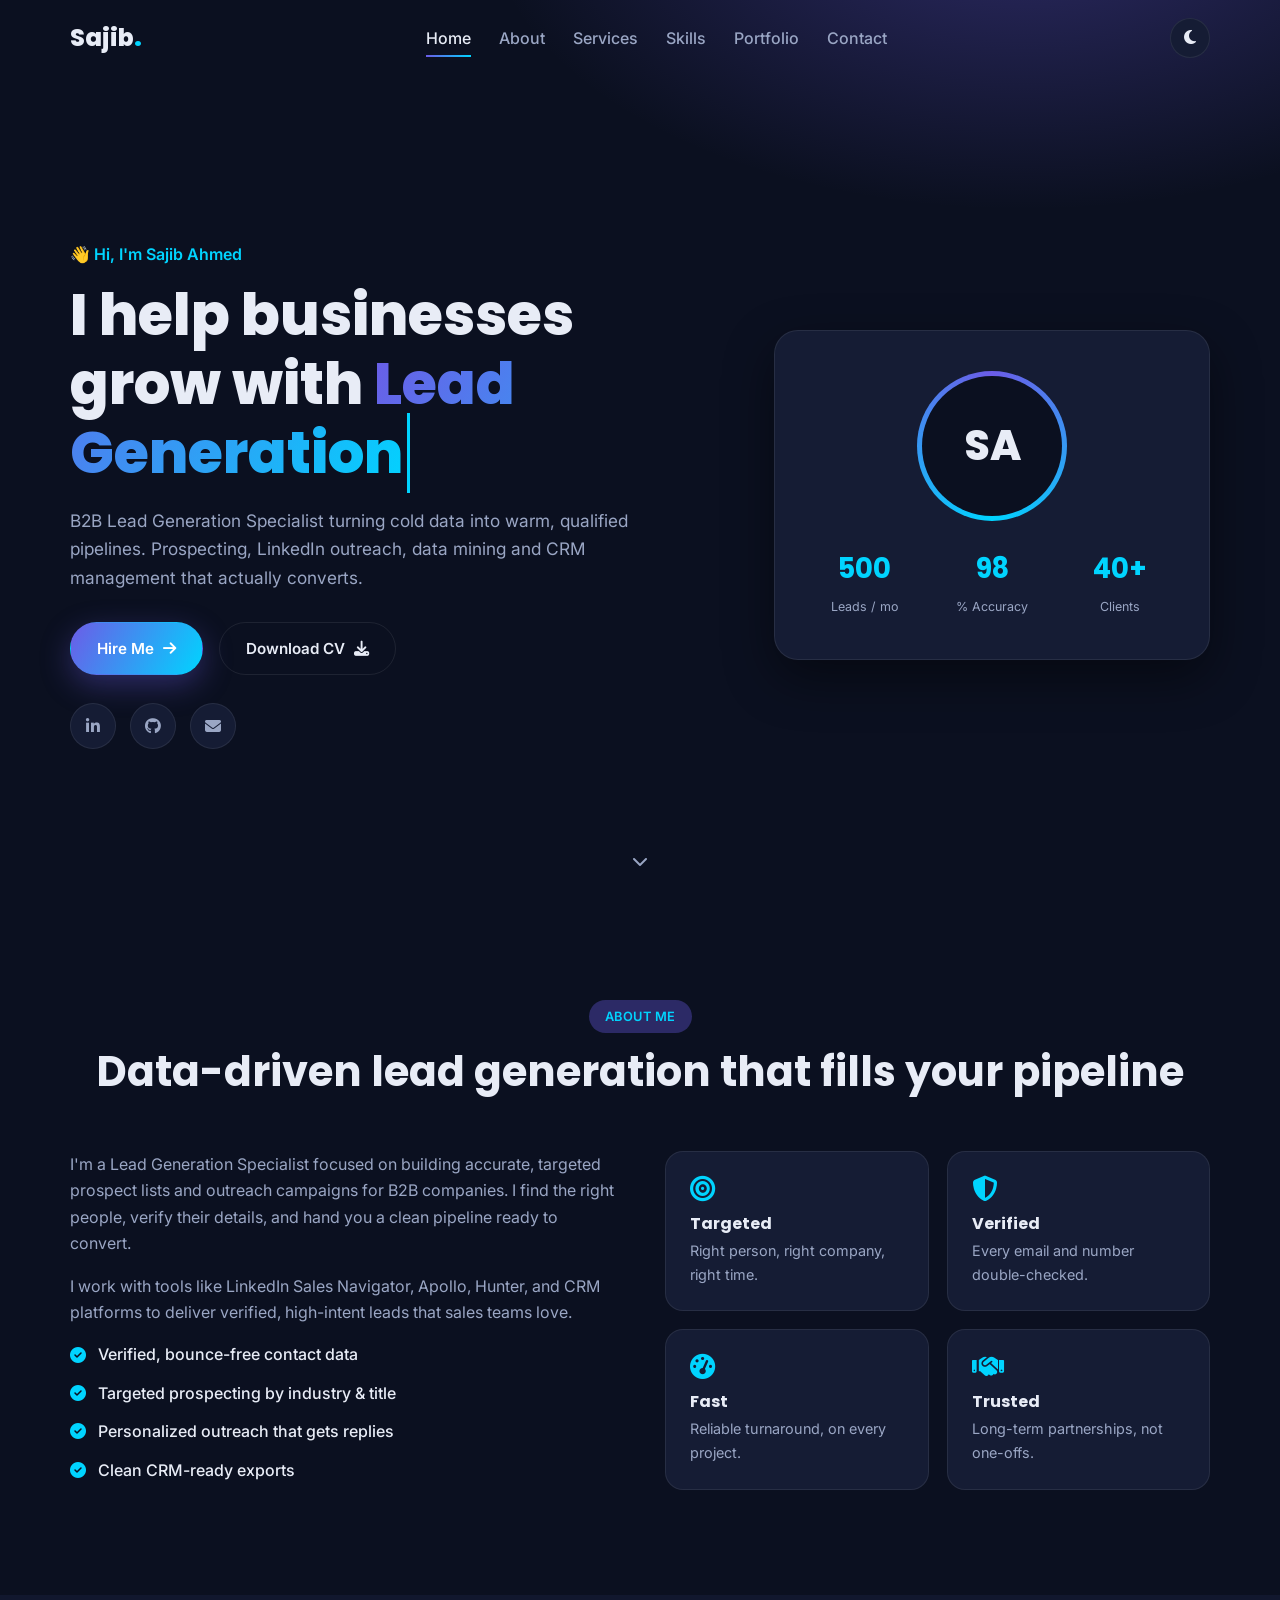
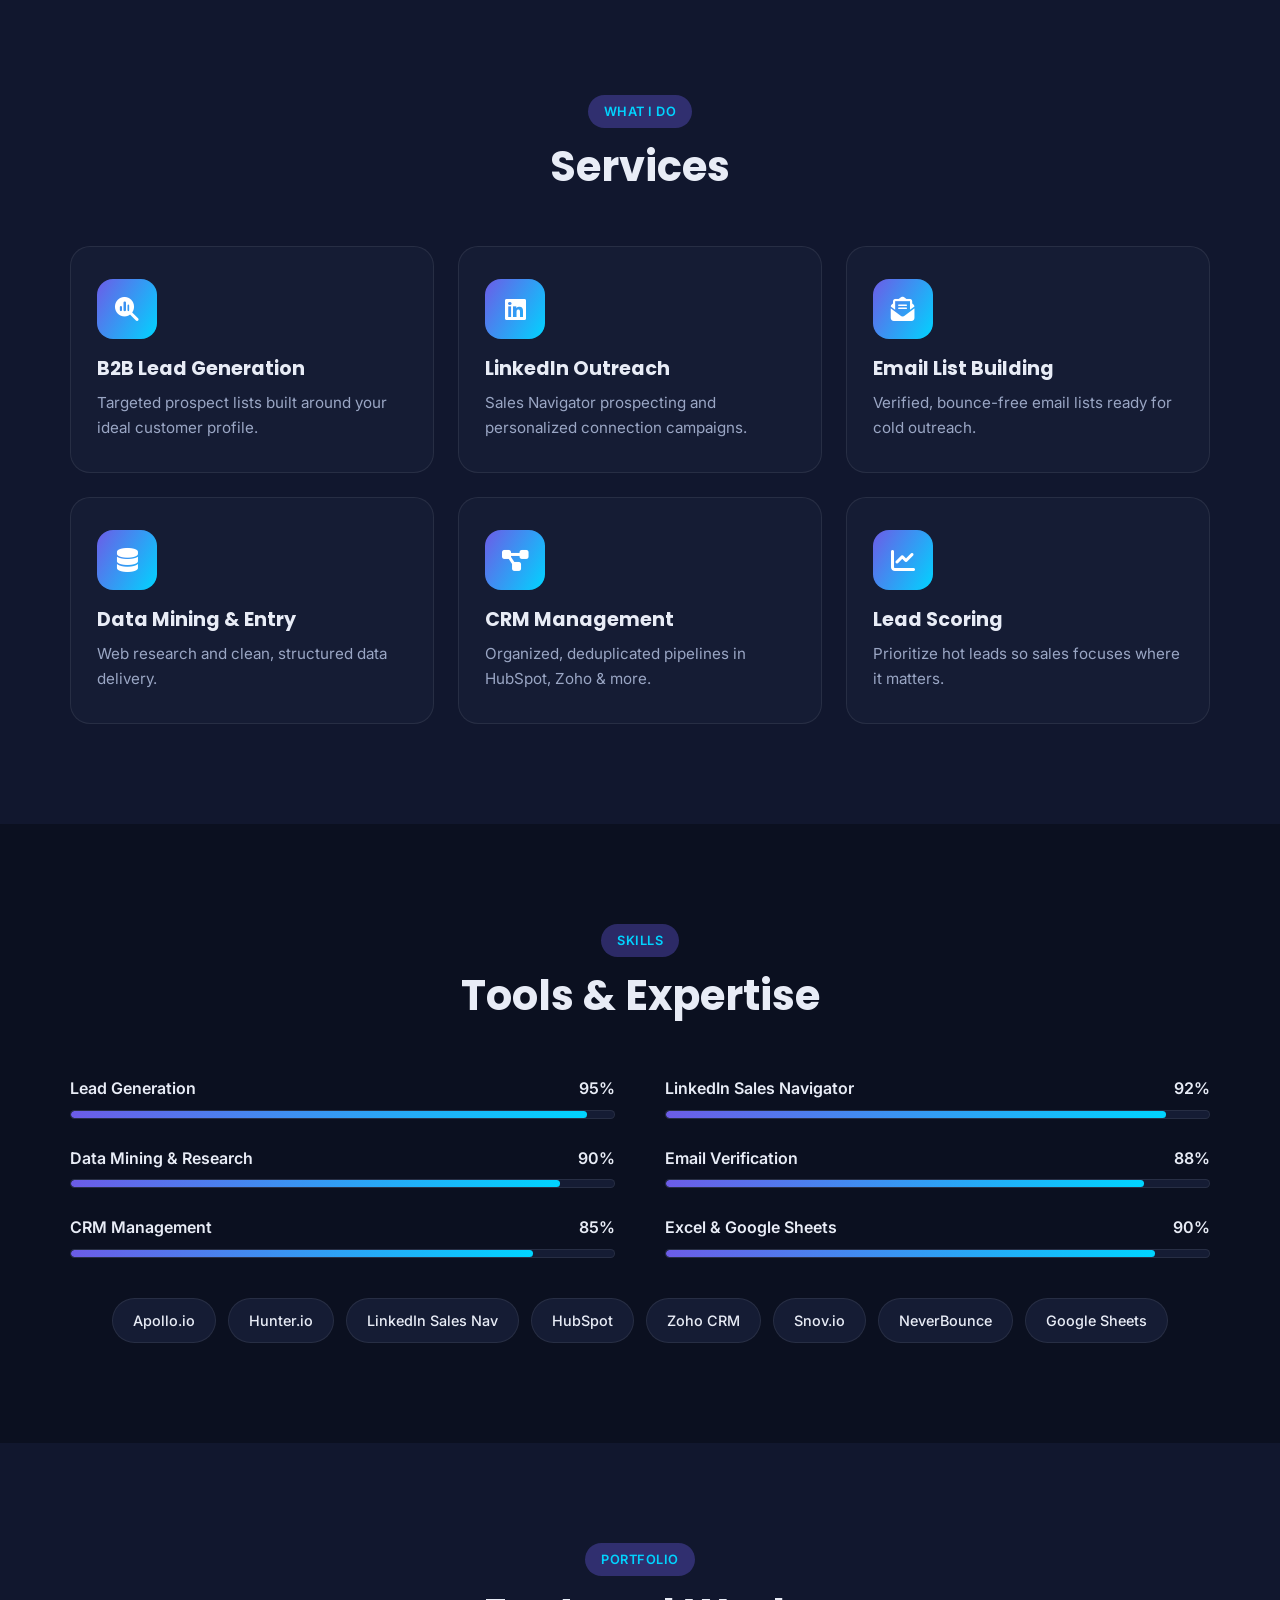
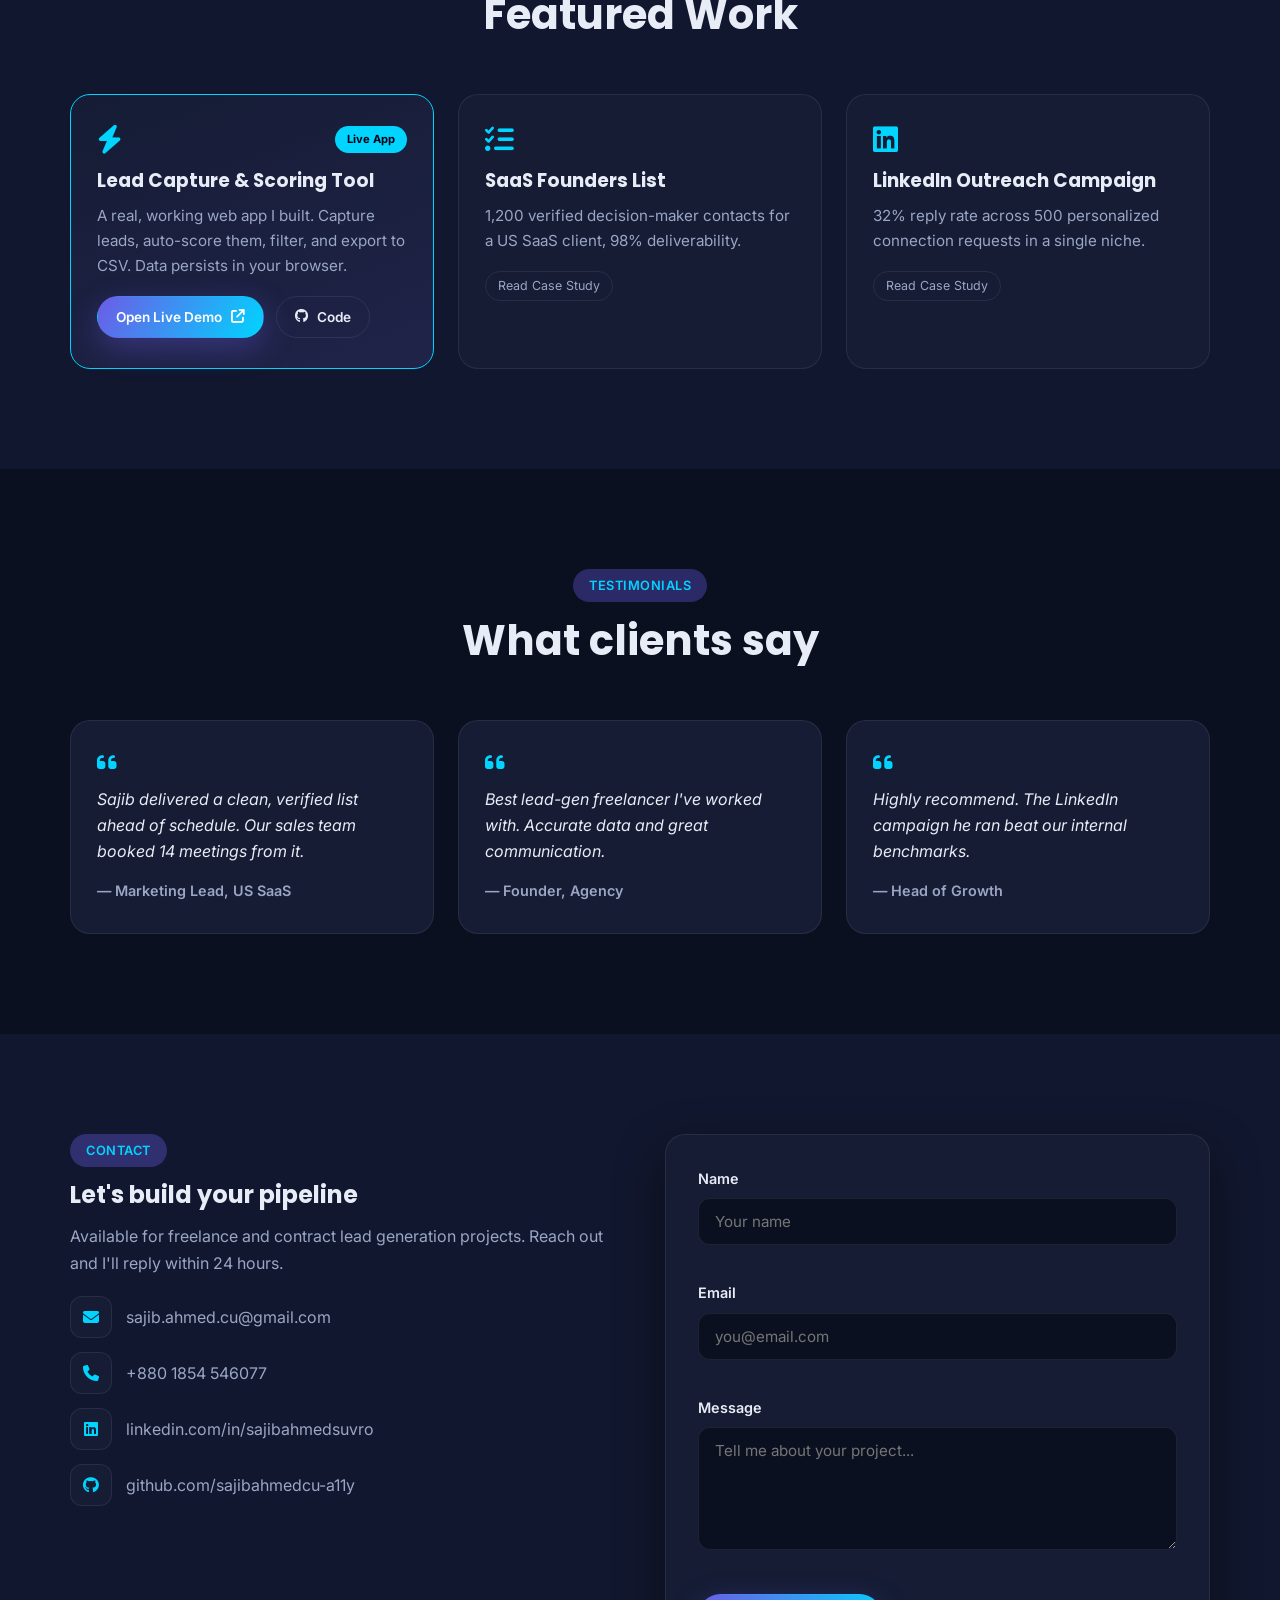
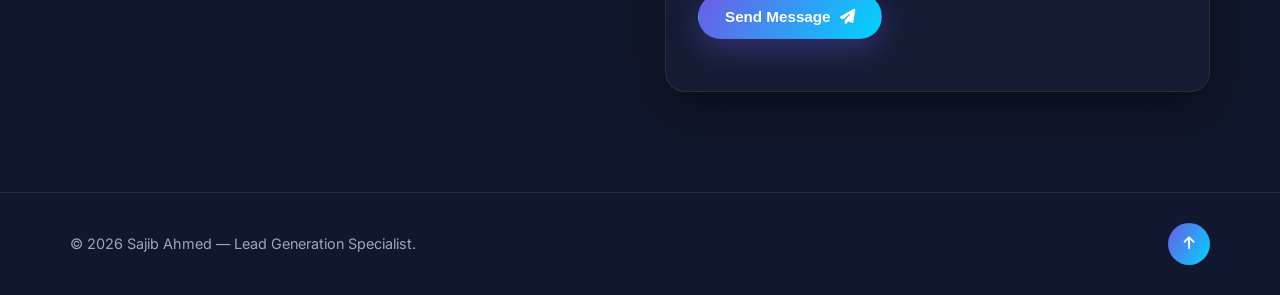
<file: index.html>
<!DOCTYPE html>
<html lang="en" data-theme="dark">
<head>
  <meta charset="UTF-8" />
  <meta name="viewport" content="width=device-width, initial-scale=1.0" />
  <meta name="description" content="Sajib Ahmed - Lead Generation Specialist. B2B lead generation, prospecting, LinkedIn outreach, data mining and CRM management." />
  <meta name="author" content="Sajib Ahmed" />
  <title>Sajib Ahmed | Lead Generation Specialist</title>
  <link rel="preconnect" href="https://fonts.googleapis.com" />
  <link rel="preconnect" href="https://fonts.gstatic.com" crossorigin />
  <link href="https://fonts.googleapis.com/css2?family=Inter:wght@400;500;600;700;800&family=Poppins:wght@600;700;800&display=swap" rel="stylesheet" />
  <link rel="stylesheet" href="https://cdnjs.cloudflare.com/ajax/libs/font-awesome/6.5.1/css/all.min.css" />
  <link rel="stylesheet" href="css/style.css" />
</head>
<body>
  <!-- Progress bar -->
  <div class="scroll-progress" id="scrollProgress"></div>

  <!-- Navbar -->
  <header class="navbar" id="navbar">
    <div class="container nav-inner">
      <a href="#home" class="logo">Sajib<span>.</span></a>
      <nav class="nav-links" id="navLinks">
        <a href="#home" class="active">Home</a>
        <a href="#about">About</a>
        <a href="#services">Services</a>
        <a href="#skills">Skills</a>
        <a href="#portfolio">Portfolio</a>
        <a href="#contact">Contact</a>
      </nav>
      <div class="nav-actions">
        <button class="theme-toggle" id="themeToggle" aria-label="Toggle theme"><i class="fa-solid fa-moon"></i></button>
        <button class="hamburger" id="hamburger" aria-label="Menu"><span></span><span></span><span></span></button>
      </div>
    </div>
  </header>

  <!-- Hero -->
  <section class="hero" id="home">
    <div class="container hero-inner">
      <div class="hero-text reveal">
        <p class="eyebrow">👋 Hi, I'm Sajib Ahmed</p>
        <h1>I help businesses grow with <span class="gradient-text typed" id="typed"></span></h1>
        <p class="hero-sub">B2B Lead Generation Specialist turning cold data into warm, qualified pipelines. Prospecting, LinkedIn outreach, data mining and CRM management that actually converts.</p>
        <div class="hero-cta">
          <a href="#contact" class="btn btn-primary">Hire Me <i class="fa-solid fa-arrow-right"></i></a>
          <a href="assets/Sajib-Ahmed-Resume.txt" download class="btn btn-ghost">Download CV <i class="fa-solid fa-download"></i></a>
        </div>
        <div class="hero-socials">
          <a href="https://www.linkedin.com/in/sajibahmedsuvro/" target="_blank" rel="noopener" aria-label="LinkedIn"><i class="fa-brands fa-linkedin-in"></i></a>
          <a href="https://github.com/sajibahmedcu-a11y/lead-gen-portfolio" target="_blank" rel="noopener" aria-label="GitHub"><i class="fa-brands fa-github"></i></a>
          <a href="mailto:sajib.ahmed.cu@gmail.com" aria-label="Email"><i class="fa-solid fa-envelope"></i></a>
        </div>
      </div>
      <div class="hero-card reveal">
        <div class="avatar-ring">
          <div class="avatar">SA</div>
        </div>
        <div class="hero-stats">
          <div><strong class="counter" data-target="500">0</strong><span>Leads / mo</span></div>
          <div><strong class="counter" data-target="98">0</strong><span>% Accuracy</span></div>
          <div><strong class="counter" data-target="40">0</strong><span>Clients</span></div>
        </div>
      </div>
    </div>
    <a href="#about" class="scroll-down"><i class="fa-solid fa-chevron-down"></i></a>
  </section>

  <!-- About -->
  <section class="section" id="about">
    <div class="container">
      <div class="section-head reveal">
        <span class="tag">About Me</span>
        <h2>Data-driven lead generation that fills your pipeline</h2>
      </div>
      <div class="about-grid">
        <div class="reveal">
          <p>I'm a Lead Generation Specialist focused on building accurate, targeted prospect lists and outreach campaigns for B2B companies. I find the right people, verify their details, and hand you a clean pipeline ready to convert.</p>
          <p>I work with tools like LinkedIn Sales Navigator, Apollo, Hunter, and CRM platforms to deliver verified, high-intent leads that sales teams love.</p>
          <ul class="check-list">
            <li><i class="fa-solid fa-circle-check"></i> Verified, bounce-free contact data</li>
            <li><i class="fa-solid fa-circle-check"></i> Targeted prospecting by industry &amp; title</li>
            <li><i class="fa-solid fa-circle-check"></i> Personalized outreach that gets replies</li>
            <li><i class="fa-solid fa-circle-check"></i> Clean CRM-ready exports</li>
          </ul>
        </div>
        <div class="about-cards">
          <div class="info-card reveal"><i class="fa-solid fa-bullseye"></i><h4>Targeted</h4><p>Right person, right company, right time.</p></div>
          <div class="info-card reveal"><i class="fa-solid fa-shield-halved"></i><h4>Verified</h4><p>Every email and number double-checked.</p></div>
          <div class="info-card reveal"><i class="fa-solid fa-gauge-high"></i><h4>Fast</h4><p>Reliable turnaround, on every project.</p></div>
          <div class="info-card reveal"><i class="fa-solid fa-handshake"></i><h4>Trusted</h4><p>Long-term partnerships, not one-offs.</p></div>
        </div>
      </div>
    </div>
  </section>

  <!-- Services -->
  <section class="section alt" id="services">
    <div class="container">
      <div class="section-head reveal">
        <span class="tag">What I Do</span>
        <h2>Services</h2>
      </div>
      <div class="cards-grid">
        <div class="service-card reveal"><div class="icon"><i class="fa-solid fa-magnifying-glass-chart"></i></div><h3>B2B Lead Generation</h3><p>Targeted prospect lists built around your ideal customer profile.</p></div>
        <div class="service-card reveal"><div class="icon"><i class="fa-brands fa-linkedin"></i></div><h3>LinkedIn Outreach</h3><p>Sales Navigator prospecting and personalized connection campaigns.</p></div>
        <div class="service-card reveal"><div class="icon"><i class="fa-solid fa-envelope-open-text"></i></div><h3>Email List Building</h3><p>Verified, bounce-free email lists ready for cold outreach.</p></div>
        <div class="service-card reveal"><div class="icon"><i class="fa-solid fa-database"></i></div><h3>Data Mining &amp; Entry</h3><p>Web research and clean, structured data delivery.</p></div>
        <div class="service-card reveal"><div class="icon"><i class="fa-solid fa-diagram-project"></i></div><h3>CRM Management</h3><p>Organized, deduplicated pipelines in HubSpot, Zoho &amp; more.</p></div>
        <div class="service-card reveal"><div class="icon"><i class="fa-solid fa-chart-line"></i></div><h3>Lead Scoring</h3><p>Prioritize hot leads so sales focuses where it matters.</p></div>
      </div>
    </div>
  </section>

  <!-- Skills -->
  <section class="section" id="skills">
    <div class="container">
      <div class="section-head reveal">
        <span class="tag">Skills</span>
        <h2>Tools &amp; Expertise</h2>
      </div>
      <div class="skills-grid">
        <div class="skill reveal"><div class="skill-top"><span>Lead Generation</span><span>95%</span></div><div class="bar"><i style="--w:95%"></i></div></div>
        <div class="skill reveal"><div class="skill-top"><span>LinkedIn Sales Navigator</span><span>92%</span></div><div class="bar"><i style="--w:92%"></i></div></div>
        <div class="skill reveal"><div class="skill-top"><span>Data Mining &amp; Research</span><span>90%</span></div><div class="bar"><i style="--w:90%"></i></div></div>
        <div class="skill reveal"><div class="skill-top"><span>Email Verification</span><span>88%</span></div><div class="bar"><i style="--w:88%"></i></div></div>
        <div class="skill reveal"><div class="skill-top"><span>CRM Management</span><span>85%</span></div><div class="bar"><i style="--w:85%"></i></div></div>
        <div class="skill reveal"><div class="skill-top"><span>Excel &amp; Google Sheets</span><span>90%</span></div><div class="bar"><i style="--w:90%"></i></div></div>
      </div>
      <div class="tool-pills reveal">
        <span>Apollo.io</span><span>Hunter.io</span><span>LinkedIn Sales Nav</span><span>HubSpot</span><span>Zoho CRM</span><span>Snov.io</span><span>NeverBounce</span><span>Google Sheets</span>
      </div>
    </div>
  </section>

  <!-- Portfolio -->
  <section class="section alt" id="portfolio">
    <div class="container">
      <div class="section-head reveal">
        <span class="tag">Portfolio</span>
        <h2>Featured Work</h2>
      </div>
      <div class="cards-grid">
        <article class="project-card featured reveal">
          <div class="project-top"><i class="fa-solid fa-bolt"></i><span class="badge">Live App</span></div>
          <h3>Lead Capture &amp; Scoring Tool</h3>
          <p>A real, working web app I built. Capture leads, auto-score them, filter, and export to CSV. Data persists in your browser.</p>
          <div class="project-links">
            <a href="projects/lead-tool/index.html" class="btn btn-primary btn-sm">Open Live Demo <i class="fa-solid fa-arrow-up-right-from-square"></i></a>
            <a href="https://github.com/sajibahmedcu-a11y/lead-gen-portfolio" target="_blank" rel="noopener" class="btn btn-ghost btn-sm"><i class="fa-brands fa-github"></i> Code</a>
          </div>
        </article>
        <article class="project-card reveal">
    <div class="project-top">
        <i class="fa-solid fa-list-check"></i>
    </div>
    <h3>SaaS Founders List</h3>
    <p>1,200 verified decision-maker contacts for a US SaaS client, 98% deliverability.</p>
    <a href="case-studies/saas-founders-list.html" class="chip">Read Case Study</a>
</article>
        <article class="project-card reveal"><div class="project-top"><i class="fa-brands fa-linkedin"></i></div><h3>LinkedIn Outreach Campaign</h3><p>32% reply rate across 500 personalized connection requests in a single niche.</p><a href="case-studies/linkedin-outreach-campaign.html" class="chip">Read Case Study</a></article>
      </div>
    </div>
  </section>

  <!-- Testimonials -->
  <section class="section" id="testimonials">
    <div class="container">
      <div class="section-head reveal"><span class="tag">Testimonials</span><h2>What clients say</h2></div>
      <div class="cards-grid">
        <blockquote class="quote reveal"><i class="fa-solid fa-quote-left"></i><p>Sajib delivered a clean, verified list ahead of schedule. Our sales team booked 14 meetings from it.</p><footer>— Marketing Lead, US SaaS</footer></blockquote>
        <blockquote class="quote reveal"><i class="fa-solid fa-quote-left"></i><p>Best lead-gen freelancer I've worked with. Accurate data and great communication.</p><footer>— Founder, Agency</footer></blockquote>
        <blockquote class="quote reveal"><i class="fa-solid fa-quote-left"></i><p>Highly recommend. The LinkedIn campaign he ran beat our internal benchmarks.</p><footer>— Head of Growth</footer></blockquote>
      </div>
    </div>
  </section>

  <!-- Contact -->
  <section class="section alt" id="contact">
    <div class="container contact-grid">
      <div class="reveal">
        <span class="tag">Contact</span>
        <h2>Let's build your pipeline</h2>
        <p>Available for freelance and contract lead generation projects. Reach out and I'll reply within 24 hours.</p>
        <ul class="contact-list">
          <li><i class="fa-solid fa-envelope"></i><a href="mailto:sajib.ahmed.cu@gmail.com">sajib.ahmed.cu@gmail.com</a></li>
          <li><i class="fa-solid fa-phone"></i><a href="tel:+8801854546077">+880 1854 546077</a></li>
          <li><i class="fa-brands fa-linkedin"></i><a href="https://www.linkedin.com/in/sajibahmedsuvro/" target="_blank" rel="noopener">linkedin.com/in/sajibahmedsuvro</a></li>
          <li><i class="fa-brands fa-github"></i><a href="https://github.com/sajibahmedcu-a11y/lead-gen-portfolio" target="_blank" rel="noopener">github.com/sajibahmedcu-a11y</a></li>
        </ul>
      </div>
      <form class="contact-form reveal" id="contactForm" novalidate>
        <div class="field"><label>Name</label><input type="text" name="name" required placeholder="Your name" /><small></small></div>
        <div class="field"><label>Email</label><input type="email" name="email" required placeholder="you@email.com" /><small></small></div>
        <div class="field"><label>Message</label><textarea name="message" rows="5" required placeholder="Tell me about your project..."></textarea><small></small></div>
        <button type="submit" class="btn btn-primary">Send Message <i class="fa-solid fa-paper-plane"></i></button>
        <p class="form-note" id="formNote"></p>
      </form>
    </div>
  </section>

  <footer class="footer">
    <div class="container footer-inner">
      <p>&copy; <span id="year"></span> Sajib Ahmed — Lead Generation Specialist.</p>
      <a href="#home" class="to-top"><i class="fa-solid fa-arrow-up"></i></a>
    </div>
  </footer>

  <script src="js/main.js"></script>
</body>
</html>
</file>
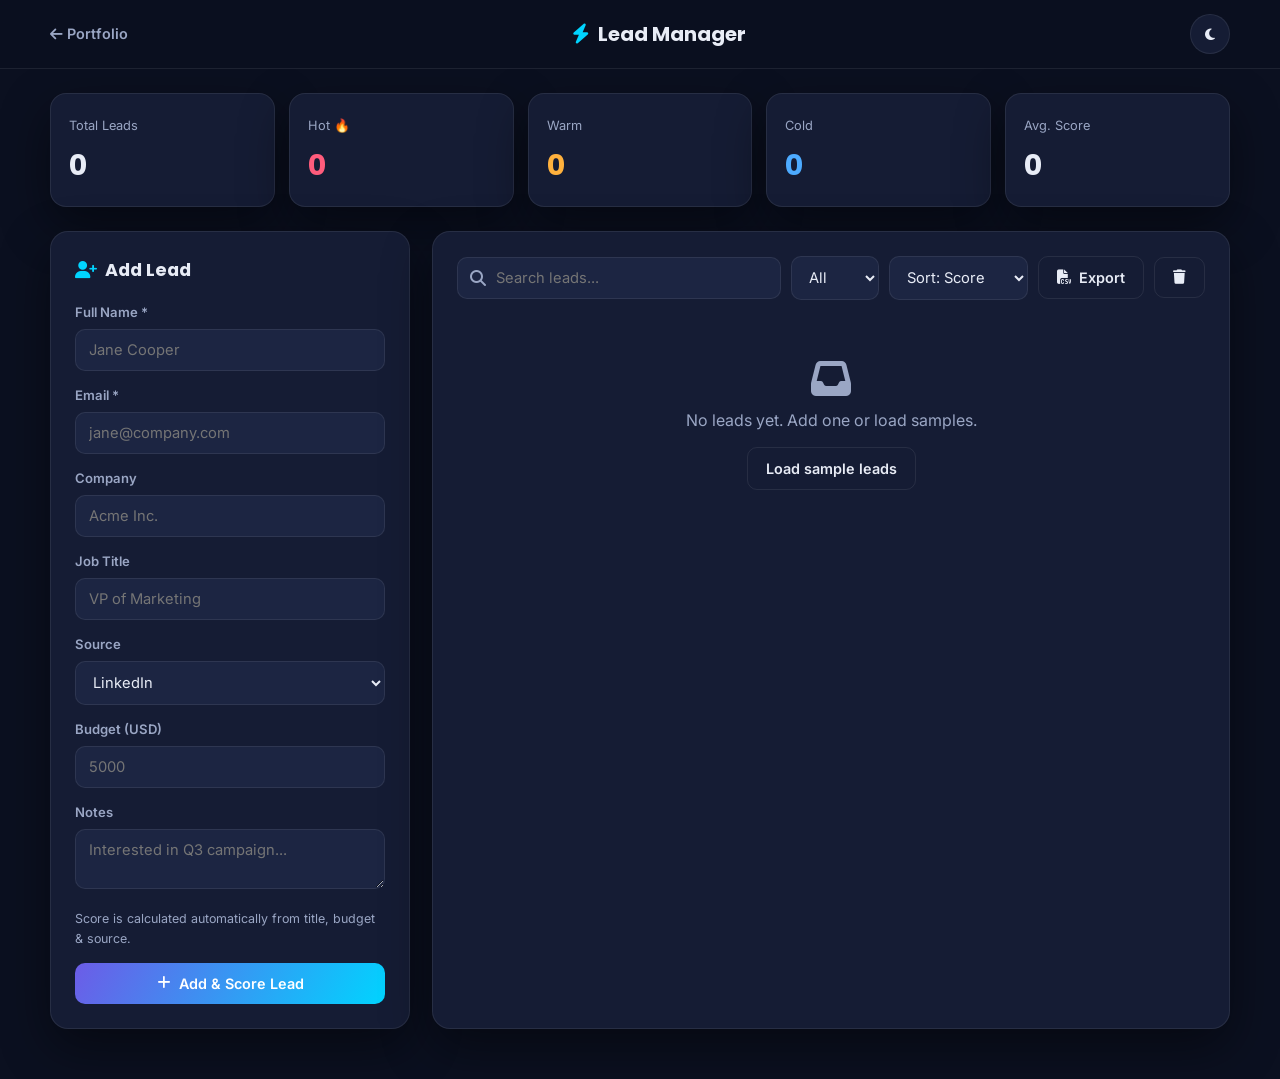
<file: projects/lead-tool/index.html>
<!DOCTYPE html>
<html lang="en" data-theme="dark">
<head>
  <meta charset="UTF-8" />
  <meta name="viewport" content="width=device-width, initial-scale=1.0" />
  <title>Lead Capture &amp; Scoring Tool | Sajib Ahmed</title>
  <meta name="description" content="A real interactive lead management app: capture, auto-score, filter, search and export B2B leads. Built by Sajib Ahmed." />
  <link href="https://fonts.googleapis.com/css2?family=Inter:wght@400;500;600;700;800&family=Poppins:wght@600;700;800&display=swap" rel="stylesheet" />
  <link rel="stylesheet" href="https://cdnjs.cloudflare.com/ajax/libs/font-awesome/6.5.1/css/all.min.css" />
  <link rel="stylesheet" href="app.css" />
</head>
<body>
  <header class="app-bar">
    <div class="wrap bar-inner">
      <a href="../../index.html" class="back"><i class="fa-solid fa-arrow-left"></i> Portfolio</a>
      <h1><i class="fa-solid fa-bolt"></i> Lead Manager</h1>
      <button id="themeToggle" class="icon-btn" aria-label="theme"><i class="fa-solid fa-moon"></i></button>
    </div>
  </header>

  <main class="wrap">
    <!-- Stats -->
    <section class="stats" id="stats">
      <div class="stat"><span class="stat-label">Total Leads</span><strong id="stTotal">0</strong></div>
      <div class="stat hot"><span class="stat-label">Hot 🔥</span><strong id="stHot">0</strong></div>
      <div class="stat warm"><span class="stat-label">Warm</span><strong id="stWarm">0</strong></div>
      <div class="stat cold"><span class="stat-label">Cold</span><strong id="stCold">0</strong></div>
      <div class="stat"><span class="stat-label">Avg. Score</span><strong id="stAvg">0</strong></div>
    </section>

    <div class="grid">
      <!-- Add form -->
      <section class="panel">
        <h2><i class="fa-solid fa-user-plus"></i> Add Lead</h2>
        <form id="leadForm" class="lead-form">
          <label>Full Name *<input name="name" required placeholder="Jane Cooper" /></label>
          <label>Email *<input name="email" type="email" required placeholder="jane@company.com" /></label>
          <label>Company<input name="company" placeholder="Acme Inc." /></label>
          <label>Job Title<input name="title" placeholder="VP of Marketing" /></label>
          <label>Source
            <select name="source">
              <option>LinkedIn</option><option>Website</option><option>Referral</option><option>Cold Email</option><option>Event</option><option>Other</option>
            </select>
          </label>
          <label>Budget (USD)<input name="budget" type="number" min="0" placeholder="5000" /></label>
          <label class="full">Notes<textarea name="notes" rows="2" placeholder="Interested in Q3 campaign..."></textarea></label>
          <p class="hint">Score is calculated automatically from title, budget &amp; source.</p>
          <button class="btn" type="submit"><i class="fa-solid fa-plus"></i> Add &amp; Score Lead</button>
        </form>
      </section>

      <!-- List -->
      <section class="panel wide">
        <div class="toolbar">
          <div class="search"><i class="fa-solid fa-magnifying-glass"></i><input id="search" placeholder="Search leads..." /></div>
          <select id="filter">
            <option value="all">All</option><option value="hot">Hot</option><option value="warm">Warm</option><option value="cold">Cold</option>
          </select>
          <select id="sort">
            <option value="score">Sort: Score</option><option value="name">Sort: Name</option><option value="date">Sort: Newest</option>
          </select>
          <button class="btn ghost" id="exportBtn"><i class="fa-solid fa-file-csv"></i> Export</button>
          <button class="btn ghost danger" id="clearBtn"><i class="fa-solid fa-trash"></i></button>
        </div>
        <div id="leadList" class="lead-list"></div>
        <div id="empty" class="empty"><i class="fa-solid fa-inbox"></i><p>No leads yet. Add one or load samples.</p><button class="btn ghost" id="sampleBtn">Load sample leads</button></div>
      </section>
    </div>
  </main>

  <div id="toast" class="toast"></div>
  <script src="app.js"></script>
</body>
</html>
</file>
<file: css/style.css>
:root{--bg:#0b1020;--bg-alt:#11172e;--card:#151c34;--text:#e8ecf6;--muted:#9aa6c4;--brand:#6c5ce7;--brand2:#00d4ff;--ring:rgba(108,92,231,.35);--border:rgba(255,255,255,.08);--shadow:0 18px 50px rgba(0,0,0,.45)}
[data-theme="light"]{--bg:#f6f8ff;--bg-alt:#ffffff;--card:#ffffff;--text:#101426;--muted:#5b647e;--brand:#5b46e0;--brand2:#0090d6;--ring:rgba(91,70,224,.18);--border:rgba(16,20,38,.08);--shadow:0 18px 50px rgba(20,30,80,.12)}
*{margin:0;padding:0;box-sizing:border-box}
html{scroll-behavior:smooth}
body{font-family:'Inter',system-ui,sans-serif;background:var(--bg);color:var(--text);line-height:1.65;overflow-x:hidden;transition:background .4s,color .4s}
.container{width:min(1140px,92%);margin:0 auto}
h1,h2,h3,h4,.logo{font-family:'Poppins',sans-serif;line-height:1.2}
a{color:inherit;text-decoration:none}
img{max-width:100%}
.gradient-text{background:linear-gradient(120deg,var(--brand),var(--brand2));-webkit-background-clip:text;background-clip:text;color:transparent}

/* scroll progress */
.scroll-progress{position:fixed;top:0;left:0;height:3px;width:0;background:linear-gradient(90deg,var(--brand),var(--brand2));z-index:1000;transition:width .1s linear}

/* navbar */
.navbar{position:fixed;top:0;left:0;width:100%;z-index:900;padding:18px 0;transition:.35s}
.navbar.scrolled{background:color-mix(in srgb,var(--bg) 80%,transparent);backdrop-filter:blur(14px);border-bottom:1px solid var(--border);padding:12px 0}
.nav-inner{display:flex;align-items:center;justify-content:space-between}
.logo{font-size:1.5rem;font-weight:800}.logo span{color:var(--brand2)}
.nav-links{display:flex;gap:28px}
.nav-links a{font-weight:500;color:var(--muted);position:relative;transition:.25s}
.nav-links a::after{content:'';position:absolute;left:0;bottom:-6px;height:2px;width:0;background:linear-gradient(90deg,var(--brand),var(--brand2));transition:.3s}
.nav-links a:hover,.nav-links a.active{color:var(--text)}
.nav-links a:hover::after,.nav-links a.active::after{width:100%}
.nav-actions{display:flex;align-items:center;gap:14px}
.theme-toggle{background:var(--card);border:1px solid var(--border);color:var(--text);width:40px;height:40px;border-radius:50%;cursor:pointer;font-size:1rem;transition:.3s}
.theme-toggle:hover{transform:rotate(20deg);border-color:var(--brand)}
.hamburger{display:none;flex-direction:column;gap:5px;background:none;border:0;cursor:pointer}
.hamburger span{width:26px;height:2px;background:var(--text);transition:.3s}

/* buttons */
.btn{display:inline-flex;align-items:center;gap:9px;padding:13px 26px;border-radius:50px;font-weight:600;cursor:pointer;border:1px solid transparent;transition:.3s;font-size:.95rem}
.btn-sm{padding:9px 18px;font-size:.85rem}
.btn-primary{background:linear-gradient(120deg,var(--brand),var(--brand2));color:#fff;box-shadow:0 10px 30px var(--ring)}
.btn-primary:hover{transform:translateY(-3px);box-shadow:0 16px 40px var(--ring)}
.btn-ghost{background:transparent;border-color:var(--border);color:var(--text)}
.btn-ghost:hover{border-color:var(--brand);transform:translateY(-3px)}

/* hero */
.hero{min-height:100vh;display:flex;align-items:center;position:relative;padding-top:90px;background:radial-gradient(900px 500px at 80% -10%,var(--ring),transparent 60%)}
.hero-inner{display:grid;grid-template-columns:1.2fr .8fr;gap:50px;align-items:center}
.eyebrow{color:var(--brand2);font-weight:600;margin-bottom:14px}
.hero h1{font-size:clamp(2.2rem,5vw,3.6rem);font-weight:800;margin-bottom:18px}
.typed{border-right:3px solid var(--brand2);padding-right:4px}
.hero-sub{color:var(--muted);font-size:1.08rem;max-width:560px;margin-bottom:30px}
.hero-cta{display:flex;gap:16px;flex-wrap:wrap;margin-bottom:28px}
.hero-socials{display:flex;gap:14px}
.hero-socials a{width:46px;height:46px;display:grid;place-items:center;border-radius:50%;background:var(--card);border:1px solid var(--border);color:var(--muted);transition:.3s}
.hero-socials a:hover{color:#fff;background:linear-gradient(120deg,var(--brand),var(--brand2));transform:translateY(-4px)}
.hero-card{background:var(--card);border:1px solid var(--border);border-radius:24px;padding:40px 30px;box-shadow:var(--shadow);text-align:center}
.avatar-ring{width:150px;height:150px;margin:0 auto 26px;border-radius:50%;padding:5px;background:conic-gradient(from 0deg,var(--brand),var(--brand2),var(--brand));animation:spin 6s linear infinite}
.avatar{width:100%;height:100%;border-radius:50%;background:var(--bg);display:grid;place-items:center;font-family:'Poppins';font-size:2.6rem;font-weight:800;color:var(--text)}
@keyframes spin{to{transform:rotate(360deg)}}
.hero-stats{display:grid;grid-template-columns:repeat(3,1fr);gap:10px}
.hero-stats strong{font-family:'Poppins';font-size:1.7rem;display:block;color:var(--brand2)}
.hero-stats span{font-size:.78rem;color:var(--muted)}
.scroll-down{position:absolute;bottom:26px;left:50%;transform:translateX(-50%);color:var(--muted);animation:bounce 1.8s infinite}
@keyframes bounce{0%,100%{transform:translate(-50%,0)}50%{transform:translate(-50%,10px)}}

/* sections */
.section{padding:100px 0}
.section.alt{background:var(--bg-alt)}
.section-head{text-align:center;margin-bottom:54px}
.tag{display:inline-block;background:var(--ring);color:var(--brand2);padding:6px 16px;border-radius:50px;font-size:.8rem;font-weight:600;letter-spacing:.5px;text-transform:uppercase;margin-bottom:14px}
.section-head h2{font-size:clamp(1.8rem,4vw,2.6rem)}

/* about */
.about-grid{display:grid;grid-template-columns:1fr 1fr;gap:50px;align-items:start}
.about-grid p{color:var(--muted);margin-bottom:16px}
.check-list{list-style:none;margin-top:10px}
.check-list li{display:flex;align-items:center;gap:12px;margin-bottom:12px;font-weight:500}
.check-list i{color:var(--brand2)}
.about-cards{display:grid;grid-template-columns:1fr 1fr;gap:18px}
.info-card{background:var(--card);border:1px solid var(--border);border-radius:18px;padding:24px;transition:.3s}
.info-card:hover{transform:translateY(-6px);border-color:var(--brand)}
.info-card i{font-size:1.6rem;color:var(--brand2);margin-bottom:12px}
.info-card h4{margin-bottom:6px}
.info-card p{font-size:.9rem;color:var(--muted);margin:0}

/* cards grid */
.cards-grid{display:grid;grid-template-columns:repeat(3,1fr);gap:24px}
.service-card{background:var(--card);border:1px solid var(--border);border-radius:20px;padding:32px 26px;transition:.35s}
.service-card:hover{transform:translateY(-8px);box-shadow:var(--shadow);border-color:var(--brand)}
.service-card .icon{width:60px;height:60px;border-radius:16px;display:grid;place-items:center;font-size:1.5rem;color:#fff;background:linear-gradient(120deg,var(--brand),var(--brand2));margin-bottom:18px}
.service-card h3{font-size:1.2rem;margin-bottom:10px}
.service-card p{color:var(--muted);font-size:.95rem}

/* skills */
.skills-grid{display:grid;grid-template-columns:1fr 1fr;gap:26px 50px;margin-bottom:40px}
.skill-top{display:flex;justify-content:space-between;font-weight:600;margin-bottom:8px}
.bar{height:9px;border-radius:50px;background:var(--card);border:1px solid var(--border);overflow:hidden}
.bar i{display:block;height:100%;width:0;border-radius:50px;background:linear-gradient(90deg,var(--brand),var(--brand2));transition:width 1.4s ease}
.bar.animate i{width:var(--w)}
.tool-pills{display:flex;flex-wrap:wrap;gap:12px;justify-content:center}
.tool-pills span{background:var(--card);border:1px solid var(--border);padding:10px 20px;border-radius:50px;font-weight:500;font-size:.9rem;transition:.3s}
.tool-pills span:hover{border-color:var(--brand2);color:var(--brand2);transform:translateY(-3px)}

/* portfolio */
.project-card{background:var(--card);border:1px solid var(--border);border-radius:20px;padding:30px 26px;transition:.35s;position:relative}
.project-card:hover{transform:translateY(-8px);box-shadow:var(--shadow);border-color:var(--brand)}
.project-card.featured{border-color:var(--brand2);background:linear-gradient(160deg,var(--card),color-mix(in srgb,var(--brand) 12%,var(--card)))}
.project-thumb{width:100%;border-radius:14px;border:1px solid var(--border);margin-bottom:18px;display:block;transition:.35s}
.project-card:hover .project-thumb{transform:scale(1.02)}
.project-top{display:flex;align-items:center;justify-content:space-between;font-size:1.8rem;color:var(--brand2);margin-bottom:16px}
.badge{font-size:.7rem;background:var(--brand2);color:#001;padding:4px 12px;border-radius:50px;font-weight:700;font-family:'Inter'}
.project-card h3{margin-bottom:10px}
.project-card p{color:var(--muted);font-size:.95rem;margin-bottom:18px}
.project-links{display:flex;gap:12px;flex-wrap:wrap}
.chip{display:inline-block;font-size:.78rem;color:var(--muted);border:1px solid var(--border);padding:4px 12px;border-radius:50px}

/* testimonials */
.quote{background:var(--card);border:1px solid var(--border);border-radius:20px;padding:30px 26px}
.quote i{color:var(--brand2);font-size:1.4rem;margin-bottom:12px}
.quote p{color:var(--text);margin-bottom:14px;font-style:italic}
.quote footer{color:var(--muted);font-size:.9rem;font-weight:600}

/* contact */
.contact-grid{display:grid;grid-template-columns:1fr 1fr;gap:50px;align-items:start}
.contact-grid p{color:var(--muted);margin:14px 0 20px}
.contact-list{list-style:none;display:flex;flex-direction:column;gap:14px}
.contact-list li{display:flex;align-items:center;gap:14px}
.contact-list i{width:42px;height:42px;display:grid;place-items:center;border-radius:12px;background:var(--card);border:1px solid var(--border);color:var(--brand2)}
.contact-list a{color:var(--muted);transition:.3s}.contact-list a:hover{color:var(--brand2)}
.contact-form{background:var(--card);border:1px solid var(--border);border-radius:20px;padding:32px;box-shadow:var(--shadow)}
.field{margin-bottom:18px}
.field label{display:block;font-weight:600;margin-bottom:8px;font-size:.9rem}
.field input,.field textarea{width:100%;background:var(--bg);border:1px solid var(--border);border-radius:12px;padding:13px 16px;color:var(--text);font-family:inherit;font-size:.95rem;transition:.25s;resize:vertical}
.field input:focus,.field textarea:focus{outline:none;border-color:var(--brand);box-shadow:0 0 0 4px var(--ring)}
.field small{color:#ff6b6b;font-size:.8rem;display:block;margin-top:5px;min-height:1em}
.field.invalid input,.field.invalid textarea{border-color:#ff6b6b}
.form-note{margin-top:14px;font-weight:600;color:var(--brand2)}

/* footer */
.footer{padding:30px 0;border-top:1px solid var(--border);background:var(--bg-alt)}
.footer-inner{display:flex;align-items:center;justify-content:space-between;color:var(--muted);font-size:.9rem}
.to-top{width:42px;height:42px;display:grid;place-items:center;border-radius:50%;background:linear-gradient(120deg,var(--brand),var(--brand2));color:#fff;transition:.3s}
.to-top:hover{transform:translateY(-4px)}

/* reveal */
.reveal{opacity:0;transform:translateY(30px);transition:opacity .7s ease,transform .7s ease}
.reveal.show{opacity:1;transform:none}

/* responsive */
@media(max-width:880px){
  .nav-links{position:fixed;inset:0 0 0 auto;width:75%;max-width:320px;background:var(--bg-alt);flex-direction:column;justify-content:center;padding:40px;transform:translateX(100%);transition:.35s;border-left:1px solid var(--border)}
  .nav-links.open{transform:none}
  .hamburger{display:flex}
  .hero-inner,.about-grid,.contact-grid{grid-template-columns:1fr}
  .about-cards,.skills-grid{grid-template-columns:1fr 1fr}
  .cards-grid{grid-template-columns:1fr}
  .hero-card{max-width:340px;margin:0 auto}
}
@media(max-width:520px){.about-cards,.skills-grid{grid-template-columns:1fr}.footer-inner{flex-direction:column;gap:14px}}
</file>
<file: projects/lead-tool/app.css>
:root{--bg:#0b1020;--panel:#151c34;--soft:#1c2542;--text:#e8ecf6;--muted:#9aa6c4;--brand:#6c5ce7;--brand2:#00d4ff;--border:rgba(255,255,255,.08);--hot:#ff5c7c;--warm:#ffb13d;--cold:#4dabff;--shadow:0 18px 50px rgba(0,0,0,.45)}
[data-theme="light"]{--bg:#eef2fb;--panel:#fff;--soft:#f3f6ff;--text:#101426;--muted:#5b647e;--border:rgba(16,20,38,.08);--shadow:0 18px 50px rgba(20,30,80,.12)}
*{margin:0;padding:0;box-sizing:border-box}
body{font-family:'Inter',system-ui,sans-serif;background:var(--bg);color:var(--text);line-height:1.6;min-height:100vh;transition:.3s}
h1,h2{font-family:'Poppins',sans-serif}
.wrap{width:min(1180px,94%);margin:0 auto}
.app-bar{position:sticky;top:0;z-index:10;background:color-mix(in srgb,var(--bg) 85%,transparent);backdrop-filter:blur(12px);border-bottom:1px solid var(--border);padding:14px 0}
.bar-inner{display:flex;align-items:center;justify-content:space-between}
.app-bar h1{font-size:1.25rem;display:flex;align-items:center;gap:8px}.app-bar h1 i{color:var(--brand2)}
.back{color:var(--muted);text-decoration:none;font-weight:600;font-size:.9rem;transition:.3s}.back:hover{color:var(--text)}
.icon-btn{background:var(--panel);border:1px solid var(--border);color:var(--text);width:40px;height:40px;border-radius:50%;cursor:pointer}

.stats{display:grid;grid-template-columns:repeat(5,1fr);gap:14px;margin:24px 0}
.stat{background:var(--panel);border:1px solid var(--border);border-radius:16px;padding:18px;box-shadow:var(--shadow)}
.stat-label{font-size:.8rem;color:var(--muted)}
.stat strong{display:block;font-family:'Poppins';font-size:1.8rem;margin-top:4px}
.stat.hot strong{color:var(--hot)}.stat.warm strong{color:var(--warm)}.stat.cold strong{color:var(--cold)}

.grid{display:grid;grid-template-columns:360px 1fr;gap:22px;margin-bottom:50px}
.panel{background:var(--panel);border:1px solid var(--border);border-radius:18px;padding:24px;box-shadow:var(--shadow)}
.panel h2{font-size:1.1rem;display:flex;align-items:center;gap:8px;margin-bottom:18px}.panel h2 i{color:var(--brand2)}
.lead-form{display:grid;gap:14px}
.lead-form label{display:block;font-size:.82rem;font-weight:600;color:var(--muted)}
.lead-form .full{grid-column:1/-1}
input,select,textarea{width:100%;margin-top:6px;background:var(--soft);border:1px solid var(--border);border-radius:10px;padding:11px 13px;color:var(--text);font-family:inherit;font-size:.92rem;transition:.25s}
input:focus,select:focus,textarea:focus{outline:none;border-color:var(--brand)}
.hint{font-size:.78rem;color:var(--muted)}
.btn{display:inline-flex;align-items:center;justify-content:center;gap:8px;background:linear-gradient(120deg,var(--brand),var(--brand2));color:#fff;border:0;border-radius:10px;padding:12px 18px;font-weight:600;cursor:pointer;font-family:inherit;font-size:.9rem;transition:.3s}
.btn:hover{transform:translateY(-2px)}
.btn.ghost{background:transparent;border:1px solid var(--border);color:var(--text)}
.btn.ghost:hover{border-color:var(--brand)}
.btn.danger:hover{border-color:var(--hot);color:var(--hot)}

.toolbar{display:flex;gap:10px;margin-bottom:18px;flex-wrap:wrap;align-items:center}
.search{position:relative;flex:1;min-width:160px}
.search i{position:absolute;left:13px;top:50%;transform:translateY(-50%);color:var(--muted)}
.search input{margin:0;padding-left:38px}
.toolbar select{width:auto;margin:0}

.lead-list{display:flex;flex-direction:column;gap:12px;max-height:560px;overflow-y:auto}
.lead{display:grid;grid-template-columns:auto 1fr auto;gap:14px;align-items:center;background:var(--soft);border:1px solid var(--border);border-left-width:4px;border-radius:14px;padding:14px 16px;transition:.25s;animation:pop .3s ease}
@keyframes pop{from{opacity:0;transform:translateY(8px)}to{opacity:1;transform:none}}
.lead:hover{transform:translateX(3px)}
.lead.hot{border-left-color:var(--hot)}.lead.warm{border-left-color:var(--warm)}.lead.cold{border-left-color:var(--cold)}
.lead .avatar{width:44px;height:44px;border-radius:12px;display:grid;place-items:center;font-weight:700;font-family:'Poppins';color:#fff;background:linear-gradient(120deg,var(--brand),var(--brand2))}
.lead .info{min-width:0}
.lead .info h3{font-size:1rem;display:flex;align-items:center;gap:8px;flex-wrap:wrap}
.lead .info p{font-size:.82rem;color:var(--muted);white-space:nowrap;overflow:hidden;text-overflow:ellipsis}
.tier{font-size:.66rem;padding:2px 8px;border-radius:50px;font-weight:700;text-transform:uppercase}
.tier.hot{background:var(--hot);color:#fff}.tier.warm{background:var(--warm);color:#201500}.tier.cold{background:var(--cold);color:#02132b}
.lead .right{display:flex;align-items:center;gap:12px}
.score{text-align:center}
.score b{font-family:'Poppins';font-size:1.3rem;display:block}
.score span{font-size:.66rem;color:var(--muted)}
.del{background:none;border:0;color:var(--muted);cursor:pointer;font-size:1rem;transition:.2s}.del:hover{color:var(--hot)}
.empty{text-align:center;padding:40px 20px;color:var(--muted)}
.empty i{font-size:2.5rem;margin-bottom:10px;display:block}
.empty p{margin-bottom:14px}
.hide{display:none!important}

.toast{position:fixed;bottom:24px;left:50%;transform:translate(-50%,80px);background:var(--panel);border:1px solid var(--border);border-left:4px solid var(--brand2);padding:14px 20px;border-radius:12px;box-shadow:var(--shadow);font-weight:600;opacity:0;transition:.35s;z-index:50}
.toast.show{transform:translate(-50%,0);opacity:1}

@media(max-width:860px){.stats{grid-template-columns:repeat(2,1fr)}.grid{grid-template-columns:1fr}}
</file>
